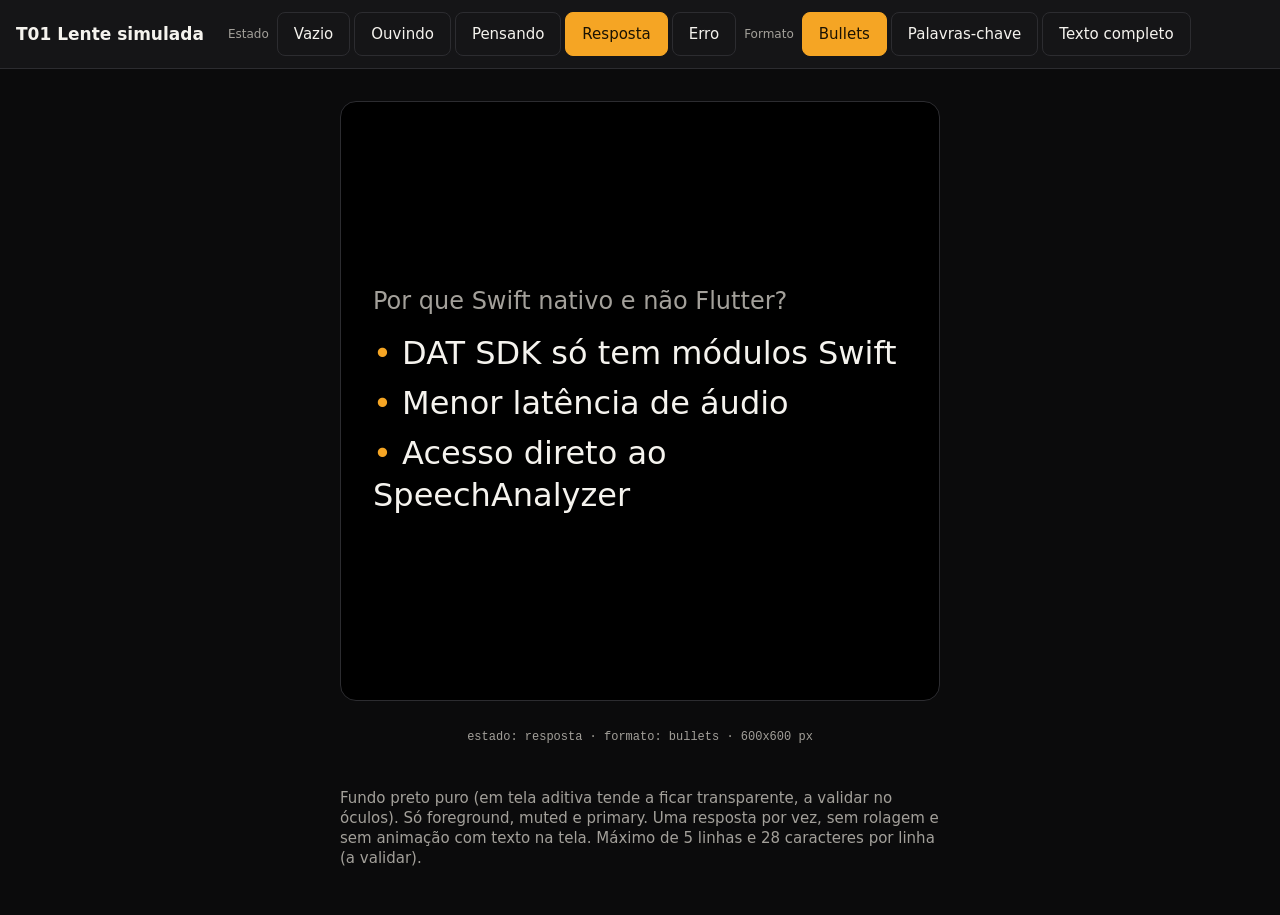
<file: design/prototypes/t01-lente.html>
<!doctype html>
<html lang="pt-BR" data-theme="dark">
<head>
<meta charset="utf-8">
<meta name="viewport" content="width=device-width, initial-scale=1">
<title>T01 Lente simulada</title>
<link rel="stylesheet" href="tokens.css">
<style>
  main { display: grid; place-items: center; padding: var(--s6) var(--s4); gap: var(--s4); }
  /* Lente: 600x600 px, fundo preto, margem segura 32 px (a validar no óculos) */
  .lens { width: 600px; height: 600px; max-width: 100%; aspect-ratio: 1; background: #000; color: #F5F3EE; padding: 32px; border-radius: var(--r-lg); border: 1px solid #2C2C30; display: flex; flex-direction: column; justify-content: center; gap: 16px; overflow: hidden; }
  .lens-status { font-size: 24px; line-height: 30px; font-weight: 500; color: #A3A09A; display: flex; align-items: center; gap: 12px; }
  .lens-status .dot { width: 14px; height: 14px; border-radius: 50%; background: #F5A524; }
  .lens-status.err { color: #F85149; } .lens-status.err .dot { background: #F85149; }
  .lens-title { font-size: 40px; line-height: 48px; font-weight: 600; margin: 0; }
  .lens-body { font-size: 32px; line-height: 42px; margin: 0; padding: 0; list-style: none; display: grid; gap: 8px; }
  .lens-body li::before { content: "\2022\00a0"; color: #F5A524; }
  .kw { display: flex; flex-wrap: wrap; gap: 12px; }
  .kw span { font-size: 32px; line-height: 42px; font-weight: 600; color: #F5A524; }
  .lens-q { font-size: 24px; line-height: 30px; color: #A3A09A; margin: 0; }
  .note { max-width: 600px; color: var(--muted); font-size: 15px; line-height: 20px; }
  .meta { font: 12px/16px var(--mono); color: var(--muted); }
</style>
</head>
<body>
<div class="proto-bar" role="toolbar" aria-label="Controles do protótipo">
  <h1>T01 Lente simulada</h1>
  <div class="grp" id="estado"><span class="lbl">Estado</span></div>
  <div class="grp" id="formato"><span class="lbl">Formato</span></div>
</div>
<main>
  <div class="lens" id="lens" role="img" aria-label="Lente simulada 600 por 600"></div>
  <p class="meta" id="meta"></p>
  <p class="note">Fundo preto puro (em tela aditiva tende a ficar transparente, a validar no óculos). Só foreground, muted e primary. Uma resposta por vez, sem rolagem e sem animação com texto na tela. Máximo de 5 linhas e 28 caracteres por linha (a validar).</p>
</main>
<script>
const R = {
  q: "Por que Swift nativo e não Flutter?",
  bullets: ["DAT SDK só tem módulos Swift", "Menor latência de áudio", "Acesso direto ao SpeechAnalyzer"],
  kw: ["DAT SDK", "Swift", "Baixa latência"],
  full: "O SDK da Meta só oferece módulos Swift, e o app precisa de microfone e streaming com a menor latência possível."
};
const estados = { vazio: "Vazio", ouvindo: "Ouvindo", pensando: "Pensando", resposta: "Resposta", erro: "Erro" };
const formatos = { bullets: "Bullets", kw: "Palavras-chave", full: "Texto completo" };
let est = "resposta", fmt = "bullets";
const $ = (id) => document.getElementById(id);
function btns(box, obj, cur, set) {
  Object.entries(obj).forEach(([k, v]) => {
    const b = document.createElement("button"); b.textContent = v; b.setAttribute("aria-pressed", k === cur);
    b.onclick = () => { set(k); render(); }; box.appendChild(b);
  });
}
function status(t, err) { return `<div class="lens-status ${err ? "err" : ""}"><span class="dot"></span>${t}</div>`; }
function render() {
  document.querySelectorAll("#estado button").forEach((b, i) => b.setAttribute("aria-pressed", Object.keys(estados)[i] === est));
  document.querySelectorAll("#formato button").forEach((b, i) => b.setAttribute("aria-pressed", Object.keys(formatos)[i] === fmt));
  let h = "";
  if (est === "vazio") h = status("Pronto para ouvir");
  else if (est === "ouvindo") h = status("Ouvindo") + `<p class="lens-q">${R.q.slice(0, 22)}...</p>`;
  else if (est === "pensando") h = status("Buscando resposta") + `<p class="lens-q">${R.q}</p>`;
  else if (est === "erro") h = status("Sem conexão. Só notas locais.", true);
  else {
    h = `<p class="lens-q">${R.q}</p>`;
    if (fmt === "bullets") h += `<ul class="lens-body">${R.bullets.map((x) => `<li>${x}</li>`).join("")}</ul>`;
    else if (fmt === "kw") h += `<div class="kw">${R.kw.map((x) => `<span>${x}</span>`).join("")}</div>`;
    else h += `<p class="lens-title" style="font-size:32px;line-height:42px;font-weight:400">${R.full}</p>`;
  }
  $("lens").innerHTML = h;
  $("meta").textContent = `estado: ${est} · formato: ${fmt} · 600x600 px`;
}
btns($("estado"), estados, est, (k) => (est = k));
btns($("formato"), formatos, fmt, (k) => (fmt = k));
render();
</script>
</body>
</html>
</file>
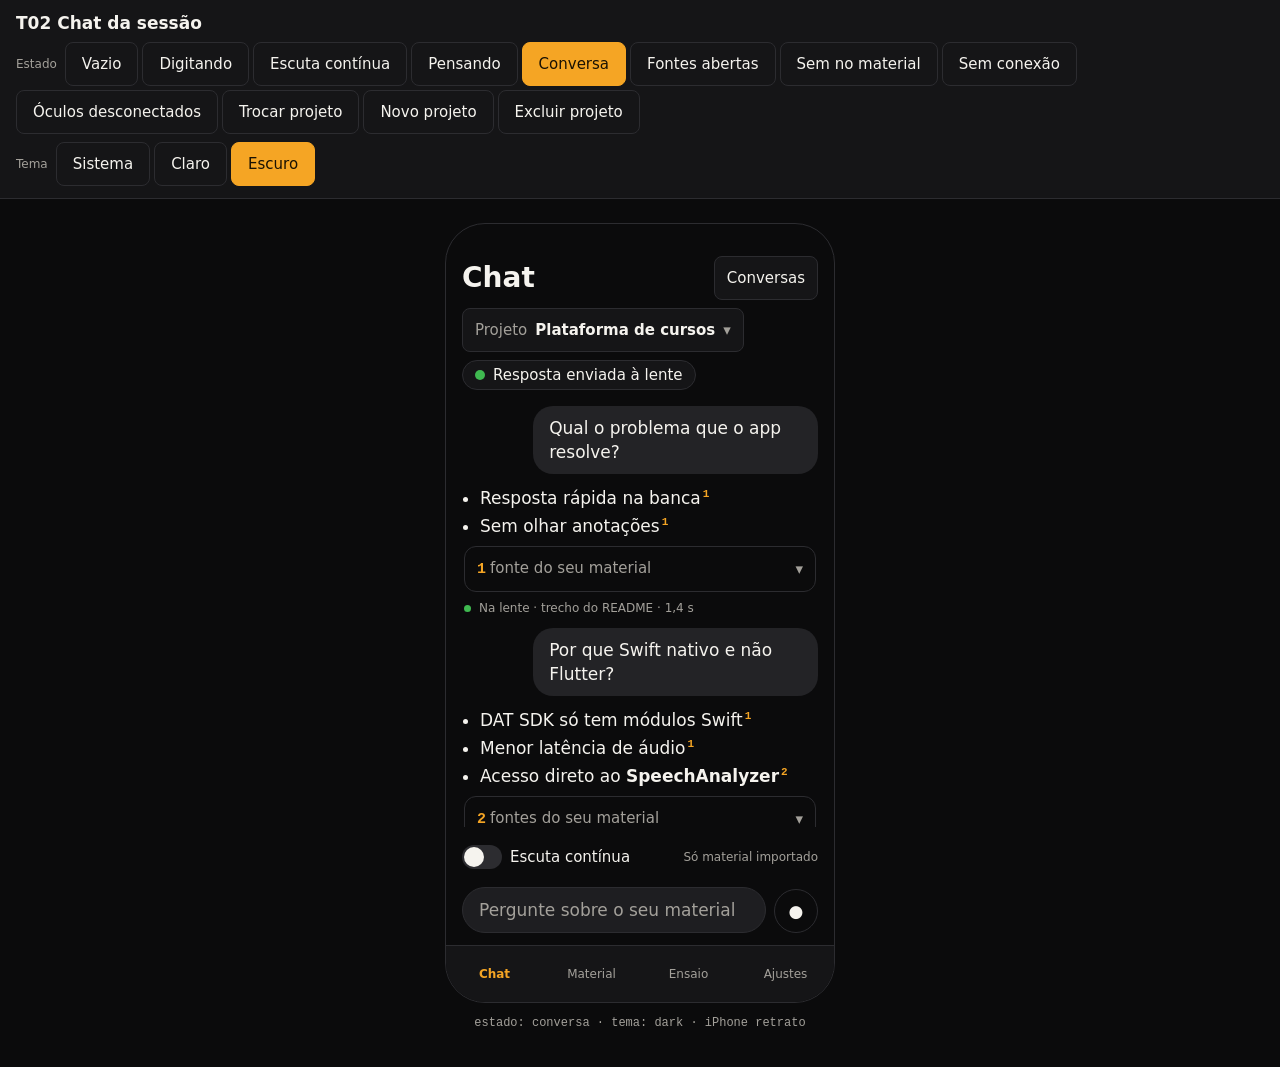
<file: design/prototypes/t02-sessao.html>
<!doctype html>
<html lang="pt-BR">
<head>
<meta charset="utf-8">
<meta name="viewport" content="width=device-width, initial-scale=1">
<title>T02 Chat da sessão</title>
<link rel="stylesheet" href="tokens.css">
<style>
  main { display: grid; place-items: center; padding: var(--s5) var(--s4); }
  .phone { width: 390px; max-width: 100%; height: 780px; background: var(--background); border: 1px solid var(--border); border-radius: 40px; display: flex; flex-direction: column; overflow: hidden; }
  .top { padding: var(--s6) var(--s4) var(--s2); display: flex; align-items: center; justify-content: space-between; gap: var(--s2); }
  h2 { font-size: 28px; line-height: 34px; margin: 0; font-weight: 700; }
  .badge { display: inline-flex; align-items: center; gap: var(--s2); font-size: 15px; line-height: 20px; padding: var(--s1) var(--s3); border-radius: 999px; border: 1px solid var(--border); background: var(--surface); width: fit-content; }
  .badge i { width: 10px; height: 10px; border-radius: 50%; background: var(--muted); display: inline-block; }
  .badge.ok i { background: var(--success); } .badge.act i { background: var(--primary); } .badge.err i { background: var(--danger); }
  .ghost { min-height: 44px; padding: 0 var(--s3); border-radius: var(--r-sm); border: 1px solid var(--border); background: var(--surface); color: var(--foreground); font: 15px var(--font); display: grid; place-items: center; }
  .chat { flex: 1; overflow: auto; padding: var(--s2) var(--s4) var(--s4); display: grid; gap: var(--s3); align-content: start; }
  /* Template de IA (issue #111): pergunta em bolha neutra, resposta sem bolha, citação inline, fontes recolhíveis. */
  .msg { display: grid; gap: var(--s2); }
  .msg.q { justify-self: end; max-width: 80%; padding: 10px var(--s4); border-radius: 20px; background: var(--user-bubble); color: var(--foreground); }
  .msg.a { justify-self: stretch; padding: 0 2px; }
  .msg ul { margin: 0; padding-left: var(--s4); display: grid; gap: var(--s1); }
  .cite { font: 600 11px/1 var(--mono); color: var(--primary); vertical-align: super; margin-left: 2px; }
  .cap { font-size: 12px; line-height: 16px; color: var(--muted); }
  .srcbox { border: 1px solid var(--border); border-radius: var(--r-md); padding: var(--s2) var(--s3); display: grid; gap: var(--s2); }
  .srchead { display: flex; align-items: center; justify-content: space-between; min-height: 28px; font-size: 15px; line-height: 20px; color: var(--muted); }
  .srchead b { color: var(--primary); font: 600 15px/20px var(--mono); margin-right: var(--s1); }
  .src { display: grid; gap: var(--s1); }
  .src span { font: 12px/16px var(--mono); color: var(--muted); overflow-wrap: anywhere; }
  .src span i { font-style: normal; color: var(--primary); margin-right: var(--s2); }
  .foot { display: flex; align-items: center; gap: var(--s2); font-size: 12px; line-height: 16px; color: var(--muted); }
  .foot i { width: 7px; height: 7px; border-radius: 50%; background: var(--success); display: inline-block; }
  .partial { opacity: .7; }
  .banner { border-radius: var(--r-md); padding: var(--s3) var(--s4); border: 1px solid var(--danger); background: var(--surface); font-size: 15px; line-height: 20px; margin: 0 var(--s4); }
  .banner b { color: var(--danger); }
  .empty { text-align: center; color: var(--muted); padding: var(--s6) var(--s4); display: grid; gap: var(--s3); }
  .empty h3 { margin: 0; color: var(--foreground); font-size: 20px; line-height: 25px; }
  .chips { display: flex; flex-wrap: wrap; gap: var(--s2); justify-content: center; }
  .chips span { border: 1px solid var(--border); border-radius: 999px; padding: var(--s2) var(--s3); background: var(--surface); color: var(--foreground); font-size: 15px; line-height: 20px; }
  .comp { padding: var(--s2) var(--s4) var(--s3); display: grid; gap: var(--s2); background: var(--background); }
  .row { display: flex; align-items: flex-end; gap: var(--s2); }
  .field { flex: 1; min-height: 44px; border: 1px solid var(--border); border-radius: 999px; padding: 10px var(--s4); background: var(--surface-raised); color: var(--foreground); font: 17px/24px var(--font); }
  .field.ph { color: var(--muted); }
  .ib { width: 44px; height: 44px; border-radius: 50%; border: 1px solid var(--border); background: var(--background); color: var(--foreground); font: 600 17px var(--font); display: grid; place-items: center; flex: none; }
  .ib.pri { background: var(--primary); color: var(--primary-foreground); border-color: var(--primary); }
  .ib.rec { background: var(--danger); color: #fff; border-color: var(--danger); }
  .live { display: flex; align-items: center; justify-content: space-between; font-size: 15px; line-height: 20px; }
  .tog { display: inline-flex; align-items: center; gap: var(--s2); min-height: 44px; }
  .tog b { width: 40px; height: 24px; border-radius: 12px; background: var(--border); position: relative; display: inline-block; }
  .tog b::after { content: ""; position: absolute; top: 2px; left: 2px; width: 20px; height: 20px; border-radius: 50%; background: var(--foreground); }
  .tog.on b { background: var(--primary); } .tog.on b::after { left: 18px; background: var(--primary-foreground); }
  .tabs { display: grid; grid-template-columns: repeat(4, 1fr); border-top: 1px solid var(--border); background: var(--surface); }
  .tabs div { min-height: 56px; display: grid; place-items: center; font-size: 12px; line-height: 16px; color: var(--muted); }
  .tabs div[aria-current] { color: var(--primary); font-weight: 600; }
  .proj { display: inline-flex; align-items: center; gap: var(--s2); min-height: 44px; padding: 0 var(--s3); border-radius: var(--r-sm); border: 1px solid var(--border); background: var(--surface); font-size: 15px; line-height: 20px; max-width: 100%; }
  .proj span { color: var(--muted); } .proj b { overflow: hidden; text-overflow: ellipsis; white-space: nowrap; }
  .phone { position: relative; }
  .scrim { position: absolute; inset: 0; background: rgba(0,0,0,.55); display: flex; align-items: flex-end; }
  .sheet { width: 100%; background: var(--surface); border-top: 1px solid var(--border); border-radius: var(--r-lg) var(--r-lg) 0 0; padding: var(--s4); display: grid; gap: var(--s3); }
  .sheet h3 { margin: 0; font-size: 20px; line-height: 25px; }
  .prow { display: flex; align-items: center; justify-content: space-between; gap: var(--s2); min-height: 56px; padding: 0 var(--s3); border: 1px solid var(--border); border-radius: var(--r-md); background: var(--background); }
  .prow.on { border-color: var(--primary); }
  .prow .t { display: grid; } .prow .t span { font-size: 12px; line-height: 16px; color: var(--muted); }
  .prow .ck { color: var(--primary); font-weight: 700; }
  .sbtn { min-height: 44px; border-radius: var(--r-md); border: 1px solid var(--border); background: var(--background); color: var(--foreground); font: 600 17px var(--font); display: grid; place-items: center; }
  .sbtn.pri { background: var(--primary); color: var(--primary-foreground); border-color: var(--primary); }
  .sbtn.dng { color: var(--danger); border-color: var(--danger); }
  .meta { font: 12px/16px var(--mono); color: var(--muted); margin-top: var(--s3); text-align: center; }
</style>
</head>
<body>
<div class="proto-bar" role="toolbar" aria-label="Controles do protótipo">
  <h1>T02 Chat da sessão</h1>
  <div class="grp" id="estado"><span class="lbl">Estado</span></div>
  <div class="grp" id="tema"><span class="lbl">Tema</span></div>
</div>
<main>
  <div>
    <div class="phone" id="phone" aria-label="Tela Chat no iPhone"></div>
    <p class="meta" id="meta"></p>
  </div>
</main>
<script>
const estados = { vazio: "Vazio", digitando: "Digitando", ouvindo: "Escuta contínua", pensando: "Pensando", conversa: "Conversa", fontes: "Fontes abertas", semmaterial: "Sem no material", erro: "Sem conexão", desconectado: "Óculos desconectados", projetos: "Trocar projeto", novo: "Novo projeto", excluir: "Excluir projeto" };
const temas = { auto: "Sistema", light: "Claro", dark: "Escuro" };
let est = "conversa", tema = "dark";
const $ = (id) => document.getElementById(id);
function btns(box, obj, set) {
  Object.entries(obj).forEach(([k, v]) => { const b = document.createElement("button"); b.textContent = v; b.dataset.k = k; b.onclick = () => { set(k); render(); }; box.appendChild(b); });
}
const Q1 = "Por que Swift nativo e não Flutter?";
const fontes = (lista, aberto) => `<div class="srcbox"><div class="srchead"><span><b>${lista.length}</b>${lista.length === 1 ? "fonte" : "fontes"} do seu material</span><span>${aberto ? "▴" : "▾"}</span></div>${aberto ? `<div class="src">${lista.map((f, i) => `<span><i>${i + 1}</i>${f}</span>`).join("")}</div>` : ""}</div>`;
const foot = (t) => `<span class="foot"><i></i>${t}</span>`;
const A1 = (aberto) => `<ul><li>DAT SDK só tem módulos Swift<span class="cite">1</span></li><li>Menor latência de áudio<span class="cite">1</span></li><li>Acesso direto ao <strong>SpeechAnalyzer</strong><span class="cite">2</span></li></ul>${fontes(["qa/stack.md", "docs/adr/0001-swift-nativo-com-dat-sdk.md"], aberto)}${foot("Na lente · nota de Q&amp;A · 0,6 s")}`;
const q = (t, cls = "") => `<div class="msg q ${cls}">${t}</div>`;
const a = (h) => `<div class="msg a">${h}</div>`;
function badge(e) {
  const m = { vazio: ["Pronto", ""], digitando: ["Pronto", ""], ouvindo: ["Ouvindo a banca", "act"], pensando: ["Buscando no material", "act"], conversa: ["Resposta enviada à lente", "ok"], fontes: ["Resposta enviada à lente", "ok"], semmaterial: ["Sem resposta no material", ""], erro: ["Sem conexão", "err"], desconectado: ["Óculos desconectados", "err"], projetos: ["Resposta enviada à lente", "ok"], novo: ["Resposta enviada à lente", "ok"], excluir: ["Resposta enviada à lente", "ok"] }[e];
  return `<span class="badge ${m[1]}"><i></i>${m[0]}</span>`;
}
function render() {
  document.documentElement.dataset.theme = tema === "auto" ? "" : tema;
  document.querySelectorAll("#estado button").forEach((b) => b.setAttribute("aria-pressed", b.dataset.k === est));
  document.querySelectorAll("#tema button").forEach((b) => b.setAttribute("aria-pressed", b.dataset.k === tema));
  let msgs = "";
  if (est === "vazio" || est === "digitando") {
    msgs = `<div class="empty"><h3>Pergunte sobre o seu projeto</h3><span>Respondo só com o material que você importou. Digite, toque no microfone ou ligue a escuta contínua.</span><div class="chips"><span>Qual o problema que o app resolve?</span><span>Como funciona a busca?</span></div></div>`;
  } else if (est === "ouvindo") {
    msgs = a(`<span class="cap">Escuta contínua ligada. Detecto o fim da pergunta e respondo sozinho.</span>`) + q(`Por que Swift nativo e não <span class="partial">Flutter...</span>`, "partial") + `<span class="cap" style="justify-self:end">Pergunta parcial</span>`;
  } else if (est === "pensando") {
    msgs = q(Q1) + a(`<span class="cap">Buscando no material...</span><ul><li>DAT SDK só tem módulos</li></ul>`);
  } else if (est === "semmaterial") {
    msgs = q("Qual o orçamento do projeto?") + a(`<strong>Não encontrei isso no seu material.</strong><span>Importe uma nota ou documento sobre o assunto, ou reformule a pergunta.</span><span class="cap">Nada acima do limiar de similaridade</span>`);
  } else {
    msgs = q("Qual o problema que o app resolve?") + a(`<ul><li>Resposta rápida na banca<span class="cite">1</span></li><li>Sem olhar anotações<span class="cite">1</span></li></ul>${fontes(["README.md"], false)}${foot("Na lente · trecho do README · 1,4 s")}`) + q(Q1) + a(A1(est === "fontes"));
  }
  let ban = "";
  if (est === "erro") ban = `<div class="banner"><b>Sem conexão.</b> Respondendo só com as notas de Q&amp;A. Verifique a rede e tente de novo.</div>`;
  if (est === "desconectado") ban = `<div class="banner"><b>Óculos desconectados.</b> A resposta aparece só no iPhone. Reconecte pelo app Meta AI.</div>`;
  const proj = `<div class="proj" aria-label="Projeto ativo: Plataforma de cursos"><span>Projeto</span><b>Plataforma de cursos</b><span>▾</span></div>`;
  let overlay = "";
  if (est === "projetos") overlay = `<div class="scrim"><div class="sheet"><h3>Projetos</h3><div class="prow on"><div class="t"><b>Plataforma de cursos</b><span>123 arquivos · 1.910 trechos · 8 conversas</span></div><span class="ck">✓</span></div><div class="prow"><div class="t"><b>Teleprompter Meta</b><span>143 arquivos · 1.265 trechos · 3 conversas</span></div></div><div class="sbtn pri">Novo projeto</div><div class="sbtn">Renomear projeto ativo</div><div class="sbtn dng">Excluir projeto ativo</div></div></div>`;
  if (est === "novo") overlay = `<div class="scrim"><div class="sheet"><h3>Novo projeto</h3><span class="cap">Cada projeto tem a sua pasta de material e as suas conversas. Depois de criar, importe a pasta na aba Material.</span><div class="field">Nome do projeto</div><div class="sbtn pri">Criar projeto</div><div class="sbtn">Cancelar</div></div></div>`;
  if (est === "excluir") overlay = `<div class="scrim"><div class="sheet"><h3>Excluir "Plataforma de cursos"?</h3><span>Apaga o material importado e as 8 conversas deste projeto, só neste aparelho. Não dá para desfazer.</span><div class="sbtn dng">Excluir projeto</div><div class="sbtn">Cancelar</div></div></div>`;
  const ouv = est === "ouvindo";
  const field = est === "digitando" ? `<div class="field">Como funciona a busca no mat</div>` : `<div class="field ph">${ouv ? "Ouvindo..." : "Pergunte sobre o seu material"}</div>`;
  const act = est === "digitando" ? `<div class="ib pri" aria-label="Enviar">↑</div>` : `<div class="ib ${ouv ? "rec" : ""}" aria-label="${ouv ? "Parar microfone" : "Falar"}">${ouv ? "■" : "●"}</div>`;
  $("phone").innerHTML = `<div class="top"><div><h2>Chat</h2></div><div class="ghost">Conversas</div></div><div style="padding:0 var(--s4) var(--s2);display:flex;gap:var(--s2);flex-wrap:wrap;align-items:center">${proj}${badge(est)}</div>${ban}<div class="chat">${msgs}</div><div class="comp"><div class="live"><span class="tog ${ouv ? "on" : ""}"><b></b>Escuta contínua</span><span class="cap">Só material importado</span></div><div class="row">${field}${act}</div></div><nav class="tabs" aria-label="Abas"><div aria-current="page">Chat</div><div>Material</div><div>Ensaio</div><div>Ajustes</div></nav>${overlay}`;
  $("meta").textContent = `estado: ${est} · tema: ${tema} · iPhone retrato`;
}
btns($("estado"), estados, (k) => (est = k));
btns($("tema"), temas, (k) => (tema = k));
render();
</script>
</body>
</html>
</file>
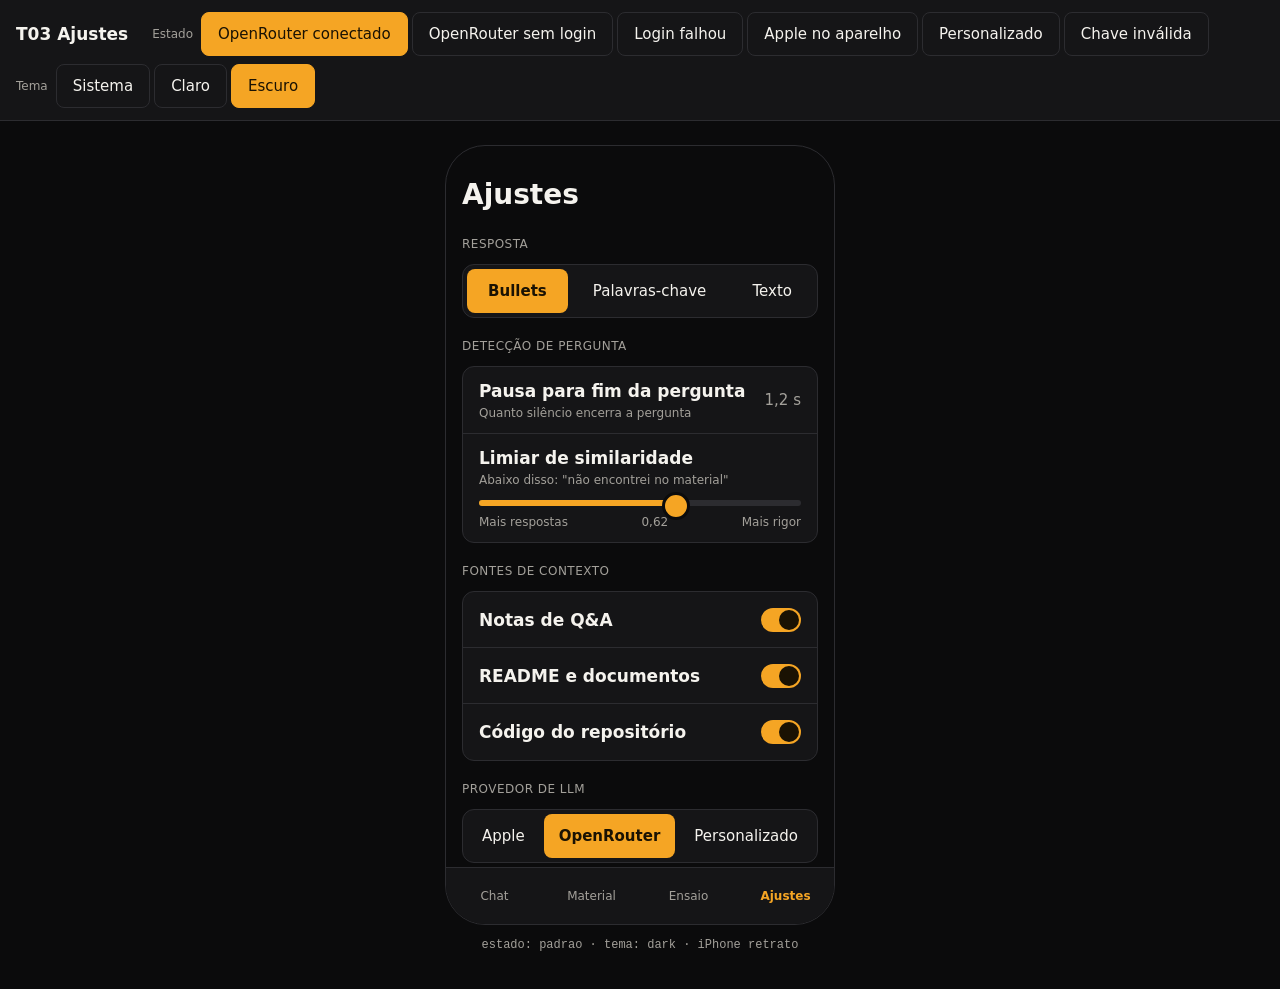
<file: design/prototypes/t03-config.html>
<!doctype html>
<html lang="pt-BR">
<head>
<meta charset="utf-8">
<meta name="viewport" content="width=device-width, initial-scale=1">
<title>T03 Ajustes</title>
<link rel="stylesheet" href="tokens.css">
<link rel="stylesheet" href="phone.css">
</head>
<body>
<script src="proto.js"></script>
<script>
// Provedor: apple (no aparelho), openrouter (login OAuth), personalizado (URL, modelo, chave). Estado do OpenRouter: conectado, desconectado, erro.
const provedor = (p, or) => {
  const seg = `<div class="seg" role="radiogroup" aria-label="Provedor"><div class="${p === "apple" ? "on" : ""}">Apple</div><div class="${p === "openrouter" ? "on" : ""}">OpenRouter</div><div class="${p === "custom" ? "on" : ""}">Personalizado</div></div>`;
  const card = (body) => `<div class="card" style="padding:var(--s3) var(--s4);display:grid;gap:var(--s2)">${body}</div>`;
  if (p === "apple") return seg + card(`<b>Modelo no aparelho</b><span class="cap">Sem rede e sem chave: a pergunta não sai do iPhone. Exige Apple Intelligence ligado.</span>`);
  if (p === "openrouter") {
    const conta = or === "conectado"
      ? `<div class="item" style="padding:0"><div class="t"><b>Conectado ao OpenRouter</b><span>Chave no Keychain ••••4f2a</span></div><span class="v">Sair</span></div>`
      : `<button class="btn" style="width:100%">Entrar com OpenRouter</button><span class="cap">Abre o login do OpenRouter; a chave volta direto para o Keychain.</span>${or === "erro" ? '<span class="errmsg">Login cancelado ou recusado. Tente de novo.</span>' : ""}`;
    return seg + card(`${conta}<label class="cap" for="m">Modelo</label><div class="field" id="m">anthropic/claude-haiku-5.5</div>`);
  }
  return seg + card(`<label class="cap">Formato</label><div class="seg"><div class="on">OpenAI</div><div>Anthropic</div></div><label class="cap" for="u">URL base</label><div class="field" id="u">https://api.groq.com/openai/v1</div><label class="cap" for="m">Modelo</label><div class="field" id="m">llama-3.3-70b-versatile</div><label class="cap" for="k">Chave de API (Keychain)</label><div class="field ${or === "erro" ? "err" : ""}" id="k">${or === "erro" ? "sk-••••••••" : "Chave salva ••••4f2a"}</div>${or === "erro" ? '<span class="errmsg">Chave recusada pelo provedor. Confira e salve de novo.</span>' : ""}`);
};
const base = (p, or) => `<div class="sec">Resposta</div><div class="seg" role="radiogroup" aria-label="Formato"><div class="on">Bullets</div><div>Palavras-chave</div><div>Texto</div></div>
<div class="sec">Detecção de pergunta</div><div class="card"><div class="item"><div class="t"><b>Pausa para fim da pergunta</b><span>Quanto silêncio encerra a pergunta</span></div><span class="v">1,2 s</span></div><div class="item" style="display:block"><div class="t"><b>Limiar de similaridade</b><span>Abaixo disso: "não encontrei no material"</span></div><div class="range"><i style="width:62%"></i></div><div class="cap" style="display:flex;justify-content:space-between"><span>Mais respostas</span><span>0,62</span><span>Mais rigor</span></div></div></div>
<div class="sec">Fontes de contexto</div><div class="card"><div class="item"><b>Notas de Q&amp;A</b><div class="tog on"></div></div><div class="item"><b>README e documentos</b><div class="tog on"></div></div><div class="item"><b>Código do repositório</b><div class="tog on"></div></div></div>
<div class="sec">Provedor de LLM</div>${provedor(p, or)}
<div class="sec">Aparência</div><div class="seg"><div class="on">Sistema</div><div>Claro</div><div>Escuro</div></div>`;
proto({ title: "T03 Ajustes", tab: "Ajustes", titulo: "Ajustes", inicial: "padrao", estados: {
  padrao: ["OpenRouter conectado", base("openrouter", "conectado")],
  login: ["OpenRouter sem login", base("openrouter", "desconectado")],
  loginErro: ["Login falhou", base("openrouter", "erro")],
  apple: ["Apple no aparelho", base("apple")],
  custom: ["Personalizado", base("custom")],
  erro: ["Chave inválida", base("custom", "erro")]
} });
</script>
</body>
</html>
</file>
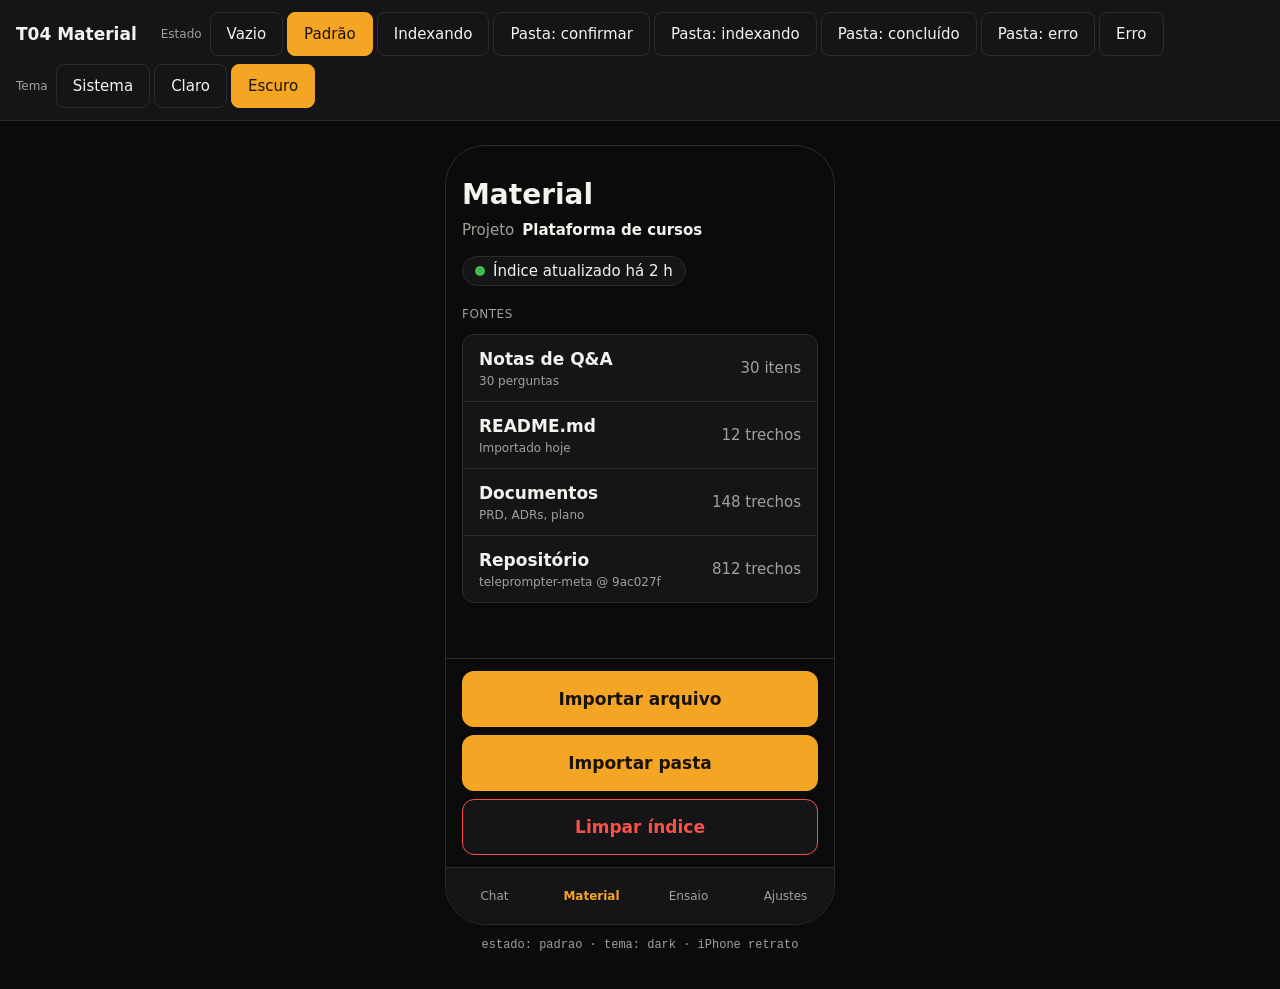
<file: design/prototypes/t04-importacao.html>
<!doctype html>
<html lang="pt-BR">
<head>
<meta charset="utf-8">
<meta name="viewport" content="width=device-width, initial-scale=1">
<title>T04 Material</title>
<link rel="stylesheet" href="tokens.css">
<link rel="stylesheet" href="phone.css">
</head>
<body>
<script src="proto.js"></script>
<script>
const fonte = (n, d, v) => `<div class="item"><div class="t"><b>${n}</b><span>${d}</span></div><span class="v">${v}</span></div>`;
proto({ title: "T04 Material", tab: "Material", titulo: "Material", projeto: "Plataforma de cursos", inicial: "padrao",
 estados: {
  vazio: ["Vazio", `<div class="empty"><h3>Nenhum material importado</h3><span>Importe notas de Q&amp;A, README, documentos ou o repositório. O chat só responde com isso.</span></div>`],
  padrao: ["Padrão", `<div class="badge ok"><i></i>Índice atualizado há 2 h</div><div class="sec">Fontes</div><div class="card">${fonte("Notas de Q&A", "30 perguntas", "30 itens")}${fonte("README.md", "Importado hoje", "12 trechos")}${fonte("Documentos", "PRD, ADRs, plano", "148 trechos")}${fonte("Repositório", "teleprompter-meta @ 9ac027f", "812 trechos")}</div>`],
  carregando: ["Indexando", `<div class="badge act"><i></i>Indexando repositório</div><div class="card" style="padding:var(--s4);display:grid;gap:var(--s2)"><b>teleprompter-meta</b><div class="bar" role="progressbar" aria-valuenow="46"><i style="width:46%"></i></div><span class="cap">372 de 812 trechos</span></div>`],
  pastaLista: ["Pasta: confirmar", `<div class="sec">Pasta escolhida</div><div class="card" style="padding:var(--s4);display:grid;gap:var(--s2)"><b>teleprompter-meta</b><span class="cap">143 arquivos válidos</span></div><div class="sec">O que será importado</div><div class="card">${fonte("Notas de Q&A", "qa/", "22 arquivos")}${fonte("Documentos", "README, docs/, ADRs", "31 arquivos")}${fonte("Código", "swift, ts, php", "90 arquivos")}</div><div class="sec">Ignorados</div><div class="card">${fonte("Pastas de build e dependências", ".git, build, node_modules", "1.204 arquivos")}${fonte("Grandes demais", "acima de 500 KB", "3 arquivos")}${fonte("Binários", "imagens, áudio, zip", "58 arquivos")}</div>`],
  pastaIndexando: ["Pasta: indexando", `<div class="badge act"><i></i>Indexando pasta</div><div class="card" style="padding:var(--s4);display:grid;gap:var(--s2)"><b>teleprompter-meta</b><div class="bar" role="progressbar" aria-valuenow="58"><i style="width:58%"></i></div><span class="cap">83 de 143 arquivos</span><span class="cap">docs/ARCHITECTURE.md</span></div>`],
  pastaOk: ["Pasta: concluído", `<div class="badge ok"><i></i>143 arquivos indexados, 1.265 trechos</div><div class="sec">Fontes</div><div class="card">${fonte("Notas de Q&A", "22 arquivos", "22 itens")}${fonte("Documentos", "31 arquivos", "184 trechos")}${fonte("Código", "90 arquivos", "1.059 trechos")}</div><div class="banner info"><b>1.265 arquivos ignorados.</b> Pastas de build, arquivos grandes e binários. Reimportar a pasta substitui os trechos, sem duplicar.</div>`],
  pastaErro: ["Pasta: erro", `<div class="banner"><b>Não consegui ler a pasta "teleprompter-meta".</b> Sem permissão de leitura. Escolha a pasta de novo.</div><div class="card">${fonte("README.md", "Importado hoje", "12 trechos")}</div>`],
  erro: ["Erro", `<div class="banner"><b>Não consegui ler "docs/PRD.md".</b> Arquivo sem permissão de leitura. Escolha o arquivo de novo.</div><div class="card">${fonte("README.md", "Importado hoje", "12 trechos")}</div>`]
 },
 acao: { vazio: `<div class="btn">Importar arquivo</div><div class="btn">Importar pasta</div>`, padrao: `<div class="btn">Importar arquivo</div><div class="btn">Importar pasta</div><div class="btn dng">Limpar índice</div>`, pastaLista: `<div class="btn">Importar 143 arquivos</div><div class="btn">Escolher outra pasta</div>`, pastaOk: `<div class="btn">Importar arquivo</div><div class="btn">Importar pasta</div>`, pastaErro: `<div class="btn">Escolher a pasta de novo</div>`, erro: `<div class="btn">Tentar de novo</div>` } });
</script>
</body>
</html>
</file>
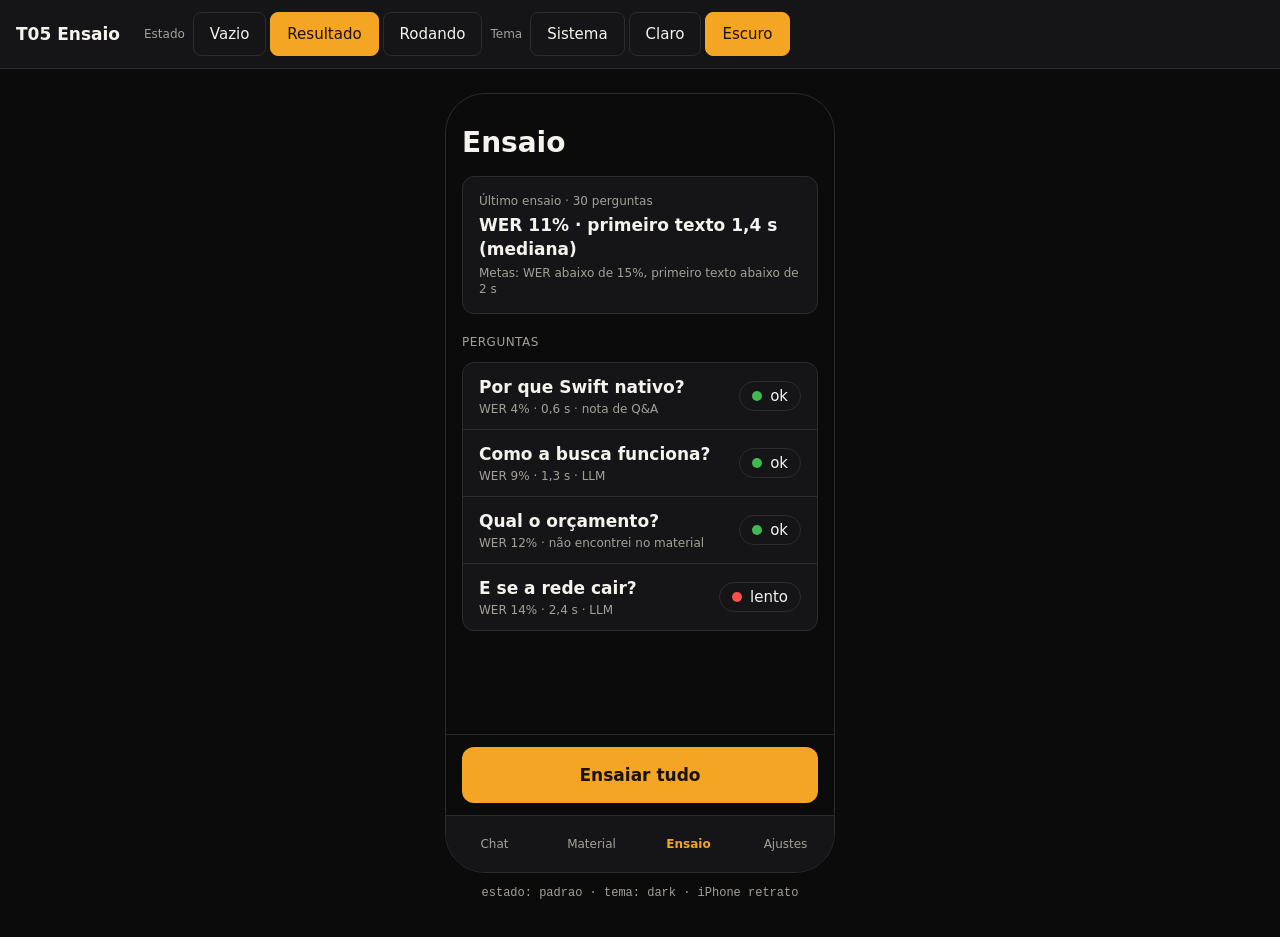
<file: design/prototypes/t05-ensaio.html>
<!doctype html>
<html lang="pt-BR">
<head>
<meta charset="utf-8">
<meta name="viewport" content="width=device-width, initial-scale=1">
<title>T05 Ensaio</title>
<link rel="stylesheet" href="tokens.css">
<link rel="stylesheet" href="phone.css">
</head>
<body>
<script src="proto.js"></script>
<script>
const q = (t, l, ok) => `<div class="item"><div class="t"><b>${t}</b><span>${l}</span></div><span class="badge ${ok ? "ok" : "err"}"><i></i>${ok ? "ok" : "lento"}</span></div>`;
proto({ title: "T05 Ensaio", tab: "Ensaio", titulo: "Ensaio", inicial: "padrao",
 estados: {
  vazio: ["Vazio", `<div class="empty"><h3>Sem perguntas gravadas</h3><span>Adicione áudios das perguntas da banca para ensaiar sem os óculos.</span></div>`],
  padrao: ["Resultado", `<div class="card" style="padding:var(--s4);display:grid;gap:var(--s1)"><span class="cap">Último ensaio · 30 perguntas</span><b>WER 11% · primeiro texto 1,4 s (mediana)</b><span class="cap">Metas: WER abaixo de 15%, primeiro texto abaixo de 2 s</span></div><div class="sec">Perguntas</div><div class="card">${q("Por que Swift nativo?", "WER 4% · 0,6 s · nota de Q&A", 1)}${q("Como a busca funciona?", "WER 9% · 1,3 s · LLM", 1)}${q("Qual o orçamento?", "WER 12% · não encontrei no material", 1)}${q("E se a rede cair?", "WER 14% · 2,4 s · LLM", 0)}</div>`],
  rodando: ["Rodando", `<div class="badge act"><i></i>Ensaiando 12 de 30</div><div class="bar" role="progressbar" aria-valuenow="40"><i style="width:40%"></i></div><div class="card" style="padding:var(--s4)"><span class="cap">Pergunta atual</span><div>Como a busca funciona?</div></div>`]
 },
 acao: { vazio: `<div class="btn">Adicionar áudios</div>`, padrao: `<div class="btn">Ensaiar tudo</div>`, rodando: `<div class="btn sec">Parar ensaio</div>` } });
</script>
</body>
</html>
</file>
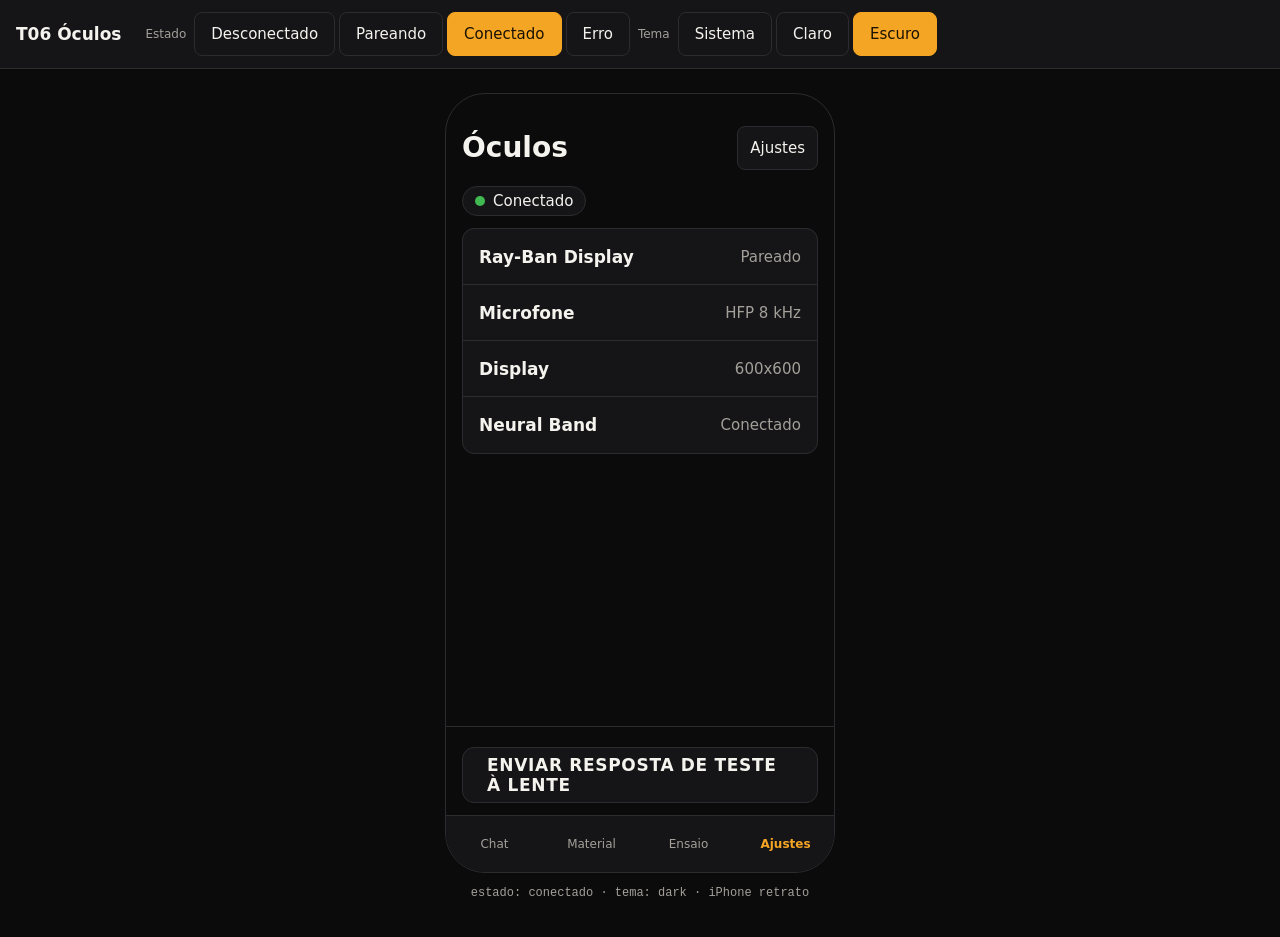
<file: design/prototypes/t06-oculos.html>
<!doctype html>
<html lang="pt-BR">
<head>
<meta charset="utf-8">
<meta name="viewport" content="width=device-width, initial-scale=1">
<title>T06 Óculos</title>
<link rel="stylesheet" href="tokens.css">
<link rel="stylesheet" href="phone.css">
</head>
<body>
<script src="proto.js"></script>
<script>
proto({ title: "T06 Óculos", tab: "Ajustes", titulo: "Óculos", back: "Ajustes", inicial: "conectado",
 estados: {
  desconectado: ["Desconectado", `<div class="badge err"><i></i>Óculos desconectados</div><div class="empty"><h3>Nenhum óculos pareado</h3><span>Pareie pelo app Meta AI e volte aqui. Sem óculos, a resposta aparece na lente simulada do iPhone.</span></div>`],
  pareando: ["Pareando", `<div class="badge act"><i></i>Procurando óculos</div><div class="card" style="padding:var(--s4);display:grid;gap:var(--s2)"><b>Autorize no app Meta AI</b><div class="bar"><i style="width:30%"></i></div><span class="cap">Mantenha os óculos próximos e ligados.</span></div>`],
  conectado: ["Conectado", `<div class="badge ok"><i></i>Conectado</div><div class="card"><div class="item"><b>Ray-Ban Display</b><span class="v">Pareado</span></div><div class="item"><b>Microfone</b><span class="v">HFP 8 kHz</span></div><div class="item"><b>Display</b><span class="v">600x600</span></div><div class="item"><b>Neural Band</b><span class="v">Conectado</span></div></div>`],
  erro: ["Erro", `<div class="banner"><b>Conexão perdida.</b> A resposta aparece só no iPhone. Aproxime os óculos e tente de novo.</div>`]
 },
 acao: { desconectado: `<div class="btn">Parear óculos</div>`, pareando: `<div class="btn sec">Cancelar</div>`, conectado: `<div class="btn sec">Enviar resposta de teste à lente</div>`, erro: `<div class="btn">Reconectar</div>` } });
</script>
</body>
</html>
</file>
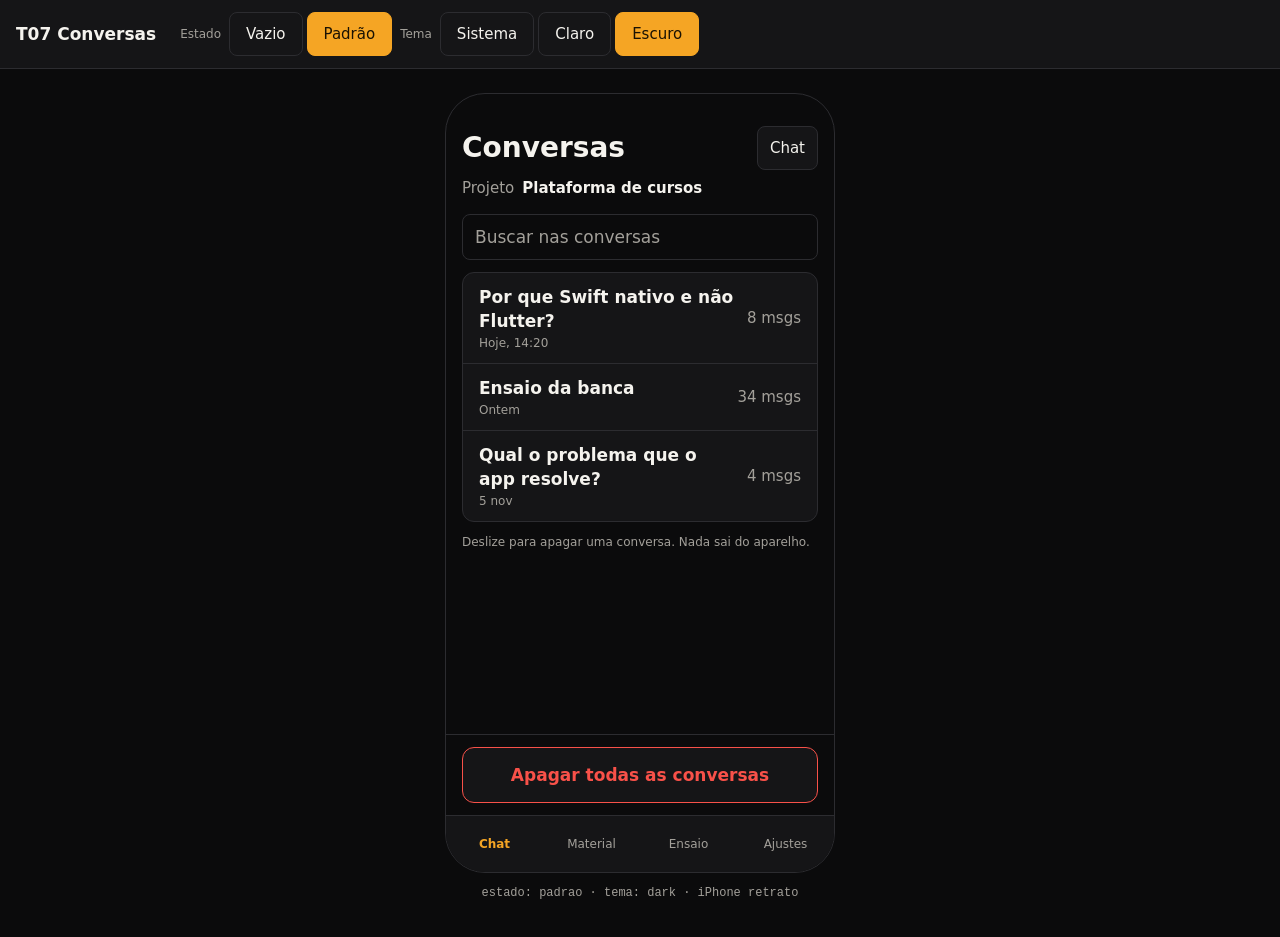
<file: design/prototypes/t07-conversas.html>
<!doctype html>
<html lang="pt-BR">
<head>
<meta charset="utf-8">
<meta name="viewport" content="width=device-width, initial-scale=1">
<title>T07 Conversas</title>
<link rel="stylesheet" href="tokens.css">
<link rel="stylesheet" href="phone.css">
</head>
<body>
<script src="proto.js"></script>
<script>
const c = (t, d, n) => `<div class="item"><div class="t"><b>${t}</b><span>${d}</span></div><span class="v">${n} msgs</span></div>`;
proto({ title: "T07 Conversas", tab: "Chat", titulo: "Conversas", projeto: "Plataforma de cursos", back: "Chat", inicial: "padrao",
 estados: {
  vazio: ["Vazio", `<div class="empty"><h3>Nenhuma conversa salva</h3><span>As conversas do chat aparecem aqui, só neste aparelho.</span></div>`],
  padrao: ["Padrão", `<div class="field" style="color:var(--muted)">Buscar nas conversas</div><div class="card">${c("Por que Swift nativo e não Flutter?", "Hoje, 14:20", 8)}${c("Ensaio da banca", "Ontem", 34)}${c("Qual o problema que o app resolve?", "5 nov", 4)}</div><span class="cap">Deslize para apagar uma conversa. Nada sai do aparelho.</span>`]
 },
 acao: { padrao: `<div class="btn dng">Apagar todas as conversas</div>` } });
</script>
</body>
</html>
</file>
<file: design/prototypes/tokens.css>
/* Espelha a tabela 3.1 do DESIGN.md. Mudou token lá, muda aqui. */
:root {
  --background: #FAF8F4; --surface: #FFFFFF; --surface-raised: #FFFFFF;
  --foreground: #1C1B19; --muted: #5F5B54; --border: #DDD8CF;
  --primary: #A8560A; --primary-hover: #8F4906; --primary-foreground: #FFFFFF;
  --success: #1F7A33; --warning: #8A5A00; --danger: #C62828; --info: #0B5FB0;
  --focus-ring: #A8560A; --disabled: #A9A49B; --user-bubble: #EFEBE4;
  --r-sm: 8px; --r-md: 12px; --r-lg: 16px;
  --s1: 4px; --s2: 8px; --s3: 12px; --s4: 16px; --s5: 24px; --s6: 32px; --s7: 48px;
  --font: -apple-system, "SF Pro Text", "SF Pro", system-ui, sans-serif;
  --mono: ui-monospace, "SF Mono", Menlo, monospace;
}
:root[data-theme="dark"] {
  --background: #0B0B0C; --surface: #151517; --surface-raised: #1E1E21;
  --foreground: #F5F3EE; --muted: #A3A09A; --border: #2C2C30;
  --primary: #F5A524; --primary-hover: #FFB84D; --primary-foreground: #1A1203;
  --success: #3FB950; --warning: #E3B341; --danger: #F85149; --info: #58A6FF;
  --focus-ring: #FFC857; --disabled: #5A5853; --user-bubble: #232326;
}
@media (prefers-color-scheme: dark) {
  :root:not([data-theme="light"]) {
    --background: #0B0B0C; --surface: #151517; --surface-raised: #1E1E21;
    --foreground: #F5F3EE; --muted: #A3A09A; --border: #2C2C30;
    --primary: #F5A524; --primary-hover: #FFB84D; --primary-foreground: #1A1203;
    --success: #3FB950; --warning: #E3B341; --danger: #F85149; --info: #58A6FF;
    --focus-ring: #FFC857; --disabled: #5A5853; --user-bubble: #232326;
  }
}
* { box-sizing: border-box; }
body { margin: 0; background: var(--background); color: var(--foreground); font: 17px/24px var(--font); }
:focus-visible { outline: 2px solid var(--focus-ring); outline-offset: 2px; }
.proto-bar { display: flex; flex-wrap: wrap; gap: var(--s2); align-items: center; padding: var(--s3) var(--s4); border-bottom: 1px solid var(--border); background: var(--surface); }
.proto-bar h1 { font-size: 17px; line-height: 22px; margin: 0 var(--s4) 0 0; }
.proto-bar button, .seg button { font: inherit; font-size: 15px; min-height: 44px; padding: 0 var(--s4); border-radius: var(--r-sm); border: 1px solid var(--border); background: var(--surface); color: var(--foreground); cursor: pointer; }
.proto-bar button[aria-pressed="true"], .seg button[aria-pressed="true"] { background: var(--primary); color: var(--primary-foreground); border-color: var(--primary); }
.proto-bar .grp { display: flex; gap: var(--s1); flex-wrap: wrap; align-items: center; }
.proto-bar .lbl { color: var(--muted); font-size: 12px; line-height: 16px; margin-right: var(--s1); }
@media (prefers-reduced-motion: reduce) { * { transition: none !important; animation: none !important; } }
</file>
<file: design/prototypes/phone.css>
/* Moldura e componentes de tela do iPhone, compartilhados por T03 a T07. Tokens em tokens.css. */
main { display: grid; place-items: center; padding: var(--s5) var(--s4); }
.phone { width: 390px; max-width: 100%; height: 780px; background: var(--background); border: 1px solid var(--border); border-radius: 40px; display: flex; flex-direction: column; overflow: hidden; }
.top { padding: var(--s6) var(--s4) var(--s2); display: flex; align-items: center; justify-content: space-between; gap: var(--s2); }
h2 { font-size: 28px; line-height: 34px; margin: 0; font-weight: 700; }
.body { flex: 1; overflow: auto; padding: var(--s2) var(--s4) var(--s4); display: grid; gap: var(--s3); align-content: start; }
.sec { font-size: 12px; line-height: 16px; color: var(--muted); text-transform: uppercase; letter-spacing: .04em; margin-top: var(--s2); }
.card { background: var(--surface); border: 1px solid var(--border); border-radius: var(--r-md); }
.item { display: flex; align-items: center; justify-content: space-between; gap: var(--s3); padding: var(--s3) var(--s4); min-height: 56px; border-bottom: 1px solid var(--border); }
.item:last-child { border-bottom: 0; }
.item .t { display: grid; gap: 2px; } .item .t b { font-weight: 600; } .item .t span, .cap { font-size: 12px; line-height: 16px; color: var(--muted); }
.v { color: var(--muted); font-size: 15px; white-space: nowrap; }
.seg { display: grid; grid-auto-flow: column; gap: var(--s1); padding: var(--s1); background: var(--surface); border: 1px solid var(--border); border-radius: var(--r-md); }
.seg div { min-height: 44px; display: grid; place-items: center; border-radius: var(--r-sm); font-size: 15px; }
.seg div.on { background: var(--primary); color: var(--primary-foreground); font-weight: 600; }
.tog { width: 40px; height: 24px; border-radius: 12px; background: var(--border); position: relative; flex: none; }
.tog::after { content: ""; position: absolute; top: 2px; left: 2px; width: 20px; height: 20px; border-radius: 50%; background: var(--foreground); }
.tog.on { background: var(--primary); } .tog.on::after { left: 18px; background: var(--primary-foreground); }
.range { height: 6px; border-radius: 3px; background: var(--border); position: relative; margin: var(--s3) 0 var(--s2); }
.range i { position: absolute; left: 0; top: 0; bottom: 0; border-radius: 3px; background: var(--primary); }
.range i::after { content: ""; position: absolute; right: -11px; top: -8px; width: 22px; height: 22px; border-radius: 50%; background: var(--primary); border: 3px solid var(--background); }
.badge { display: inline-flex; align-items: center; gap: var(--s2); font-size: 15px; line-height: 20px; padding: var(--s1) var(--s3); border-radius: 999px; border: 1px solid var(--border); background: var(--surface); width: fit-content; }
.badge i { width: 10px; height: 10px; border-radius: 50%; background: var(--muted); }
.badge.ok i { background: var(--success); } .badge.act i { background: var(--primary); } .badge.err i { background: var(--danger); }
.banner { border-radius: var(--r-md); padding: var(--s3) var(--s4); border: 1px solid var(--danger); background: var(--surface); font-size: 15px; line-height: 20px; }
.banner b { color: var(--danger); }
.banner.info { border-color: var(--border); }
.banner.info b { color: var(--foreground); }
.field { min-height: 44px; border: 1px solid var(--border); border-radius: var(--r-sm); padding: 10px var(--s3); background: var(--background); font: 17px/24px var(--font); }
.field.err { border-color: var(--danger); } .errmsg { color: var(--danger); font-size: 12px; line-height: 16px; }
.empty { text-align: center; color: var(--muted); padding: var(--s6) var(--s4); display: grid; gap: var(--s3); justify-items: center; }
.empty h3 { margin: 0; color: var(--foreground); font-size: 20px; line-height: 25px; }
.btn { min-height: 56px; padding: 0 var(--s5); border-radius: var(--r-md); border: 0; background: var(--primary); color: var(--primary-foreground); font: 600 17px var(--font); display: grid; place-items: center; }
.btn.sec { background: var(--surface); color: var(--foreground); border: 1px solid var(--border); }
.btn.dng { background: var(--surface); color: var(--danger); border: 1px solid var(--danger); }
.ghost { min-height: 44px; padding: 0 var(--s3); border-radius: var(--r-sm); border: 1px solid var(--border); background: var(--surface); font: 15px var(--font); display: grid; place-items: center; }
.bar { height: 8px; border-radius: 4px; background: var(--border); overflow: hidden; } .bar i { display: block; height: 100%; background: var(--primary); }
.act { padding: var(--s3) var(--s4); border-top: 1px solid var(--border); display: grid; gap: var(--s2); }
.tabs { display: grid; grid-template-columns: repeat(4, 1fr); border-top: 1px solid var(--border); background: var(--surface); }
.tabs div { min-height: 56px; display: grid; place-items: center; font-size: 12px; line-height: 16px; color: var(--muted); }
.tabs div[aria-current] { color: var(--primary); font-weight: 600; }
.meta { font: 12px/16px var(--mono); color: var(--muted); margin-top: var(--s3); text-align: center; }

.projline { display: flex; gap: var(--s2); align-items: center; padding: 0 var(--s4) var(--s2); font-size: 15px; line-height: 20px; }
.projline span { color: var(--muted); }
</file>
